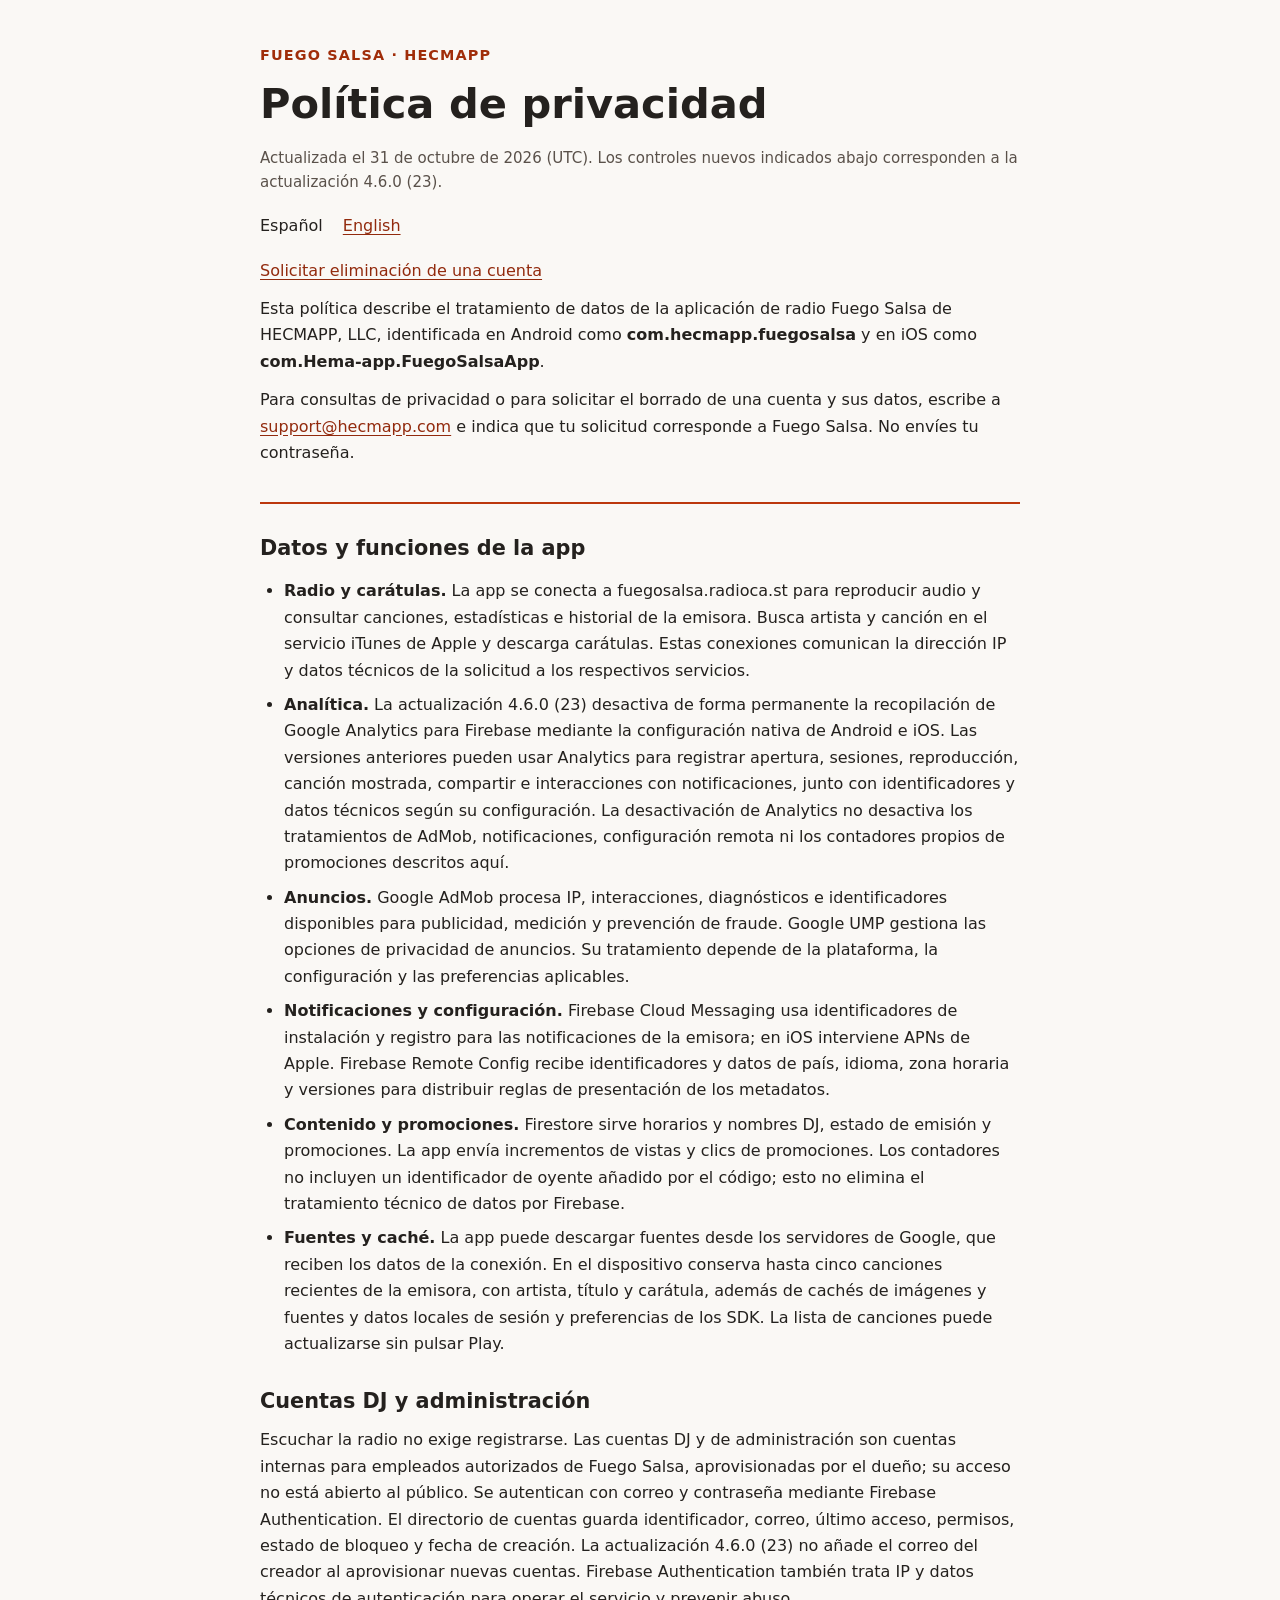
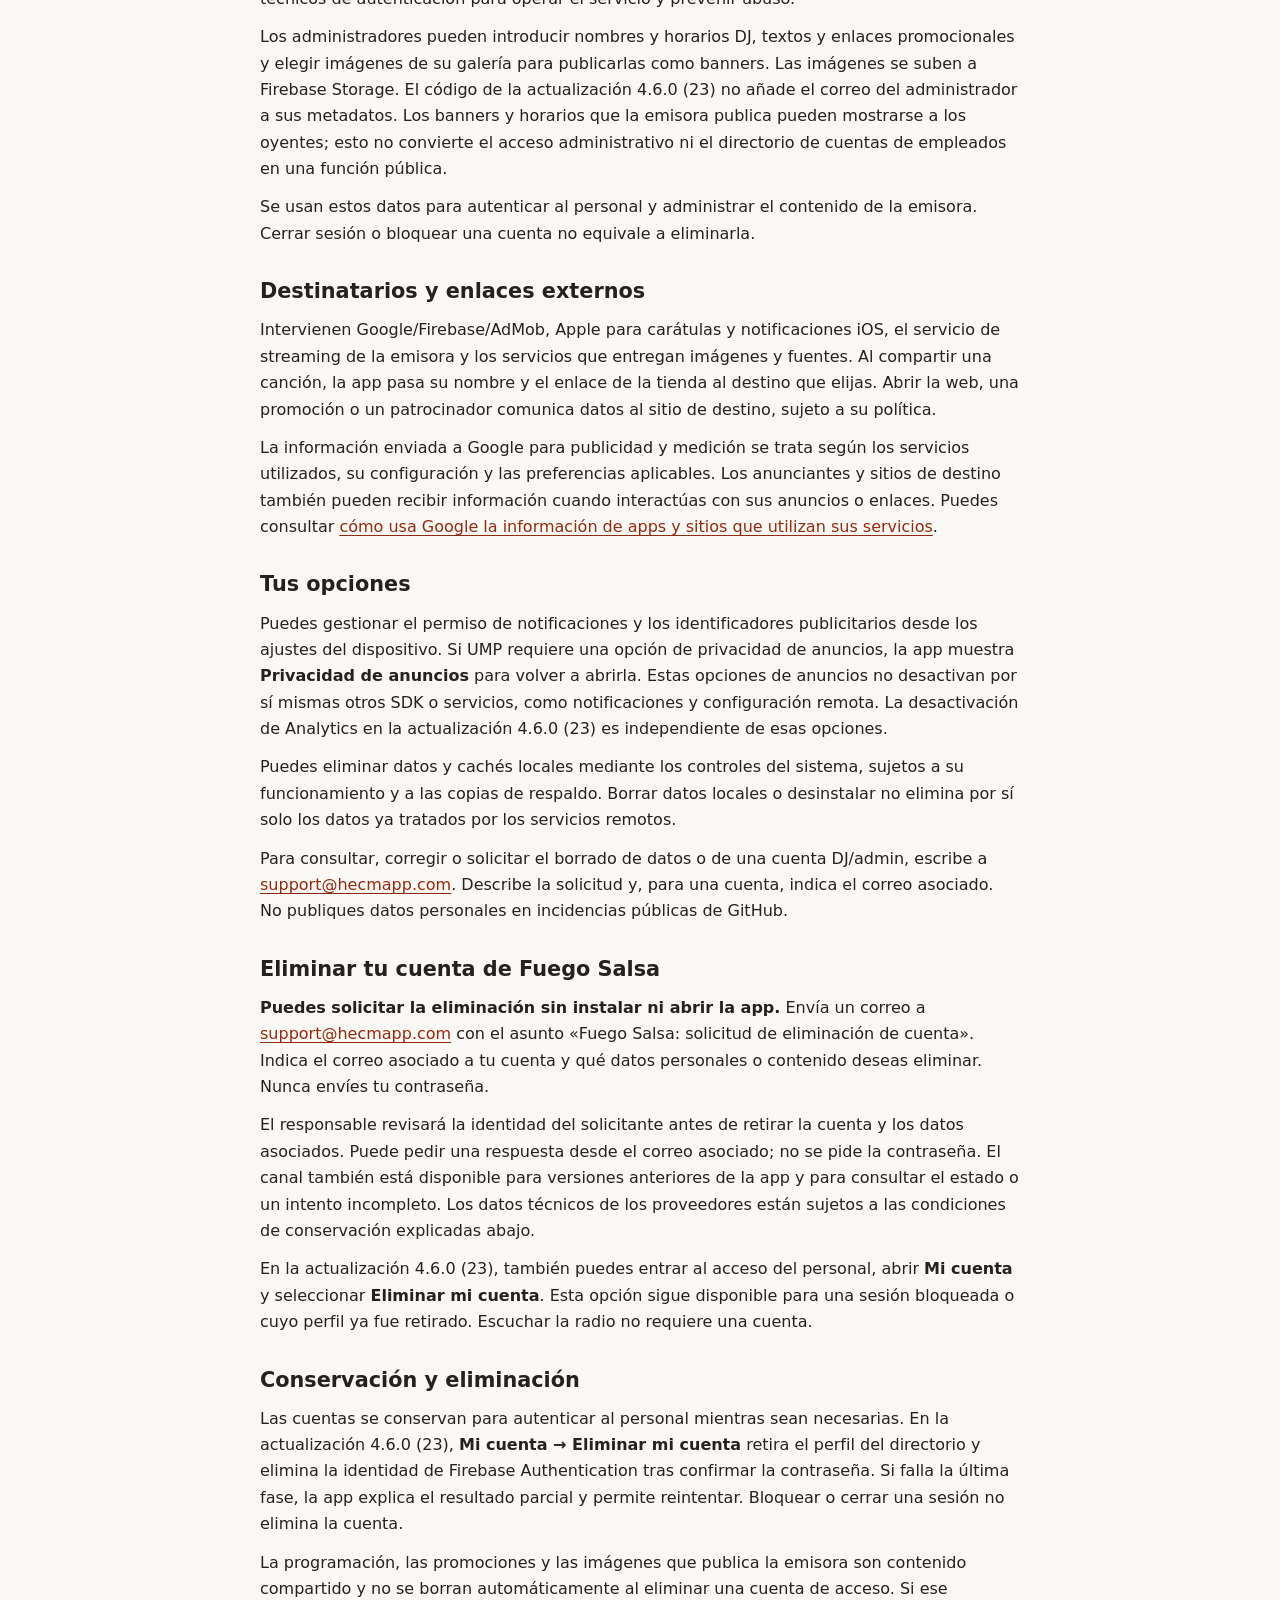
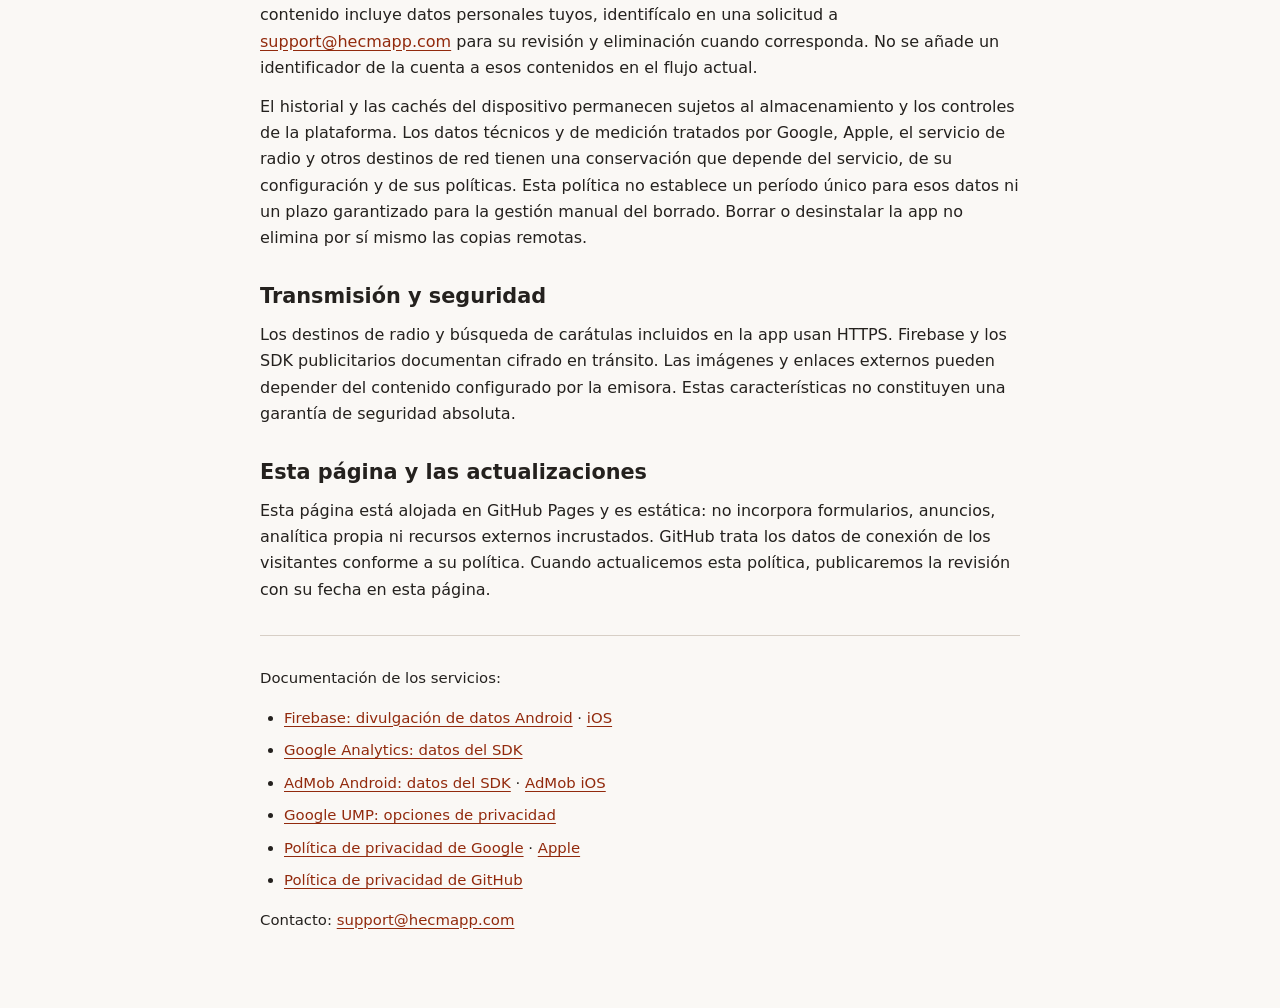
<file: index.html>
<!doctype html>
<html lang="es">
<head>
<meta charset="utf-8">
<meta name="viewport" content="width=device-width,initial-scale=1">
<meta name="robots" content="index,follow">
<title>Política de privacidad de Fuego Salsa</title>
<meta name="description" content="Política de privacidad de Fuego Salsa de HECMAPP, LLC.">
<link rel="stylesheet" href="styles.css">
<link rel="alternate" hreflang="en" href="en.html">
</head>
<body><main>
<header>
<p class="brand">FUEGO SALSA · HECMAPP</p>
<h1>Política de privacidad</h1>
<p class="meta">Actualizada el 31 de octubre de 2026 (UTC). Los controles nuevos indicados abajo corresponden a la actualización 4.6.0 (23).</p>
<nav aria-label="Idioma"><span aria-current="page">Español</span><a href="en.html" lang="en">English</a></nav><p><a href="#eliminar-cuenta">Solicitar eliminación de una cuenta</a></p>
<p>Esta política describe el tratamiento de datos de la aplicación de radio Fuego Salsa de HECMAPP, LLC, identificada en Android como <strong>com.hecmapp.fuegosalsa</strong> y en iOS como <strong>com.Hema-app.FuegoSalsaApp</strong>.</p>
<p>Para consultas de privacidad o para solicitar el borrado de una cuenta y sus datos, escribe a <a href="mailto:support@hecmapp.com">support@hecmapp.com</a> e indica que tu solicitud corresponde a Fuego Salsa. No envíes tu contraseña.</p>
</header>
<section aria-labelledby="datos"><h2 id="datos">Datos y funciones de la app</h2>
<ul>
<li><strong>Radio y carátulas.</strong> La app se conecta a fuegosalsa.radioca.st para reproducir audio y consultar canciones, estadísticas e historial de la emisora. Busca artista y canción en el servicio iTunes de Apple y descarga carátulas. Estas conexiones comunican la dirección IP y datos técnicos de la solicitud a los respectivos servicios.</li>
<li><strong>Analítica.</strong> La actualización 4.6.0 (23) desactiva de forma permanente la recopilación de Google Analytics para Firebase mediante la configuración nativa de Android e iOS. Las versiones anteriores pueden usar Analytics para registrar apertura, sesiones, reproducción, canción mostrada, compartir e interacciones con notificaciones, junto con identificadores y datos técnicos según su configuración. La desactivación de Analytics no desactiva los tratamientos de AdMob, notificaciones, configuración remota ni los contadores propios de promociones descritos aquí.</li>
<li><strong>Anuncios.</strong> Google AdMob procesa IP, interacciones, diagnósticos e identificadores disponibles para publicidad, medición y prevención de fraude. Google UMP gestiona las opciones de privacidad de anuncios. Su tratamiento depende de la plataforma, la configuración y las preferencias aplicables.</li>
<li><strong>Notificaciones y configuración.</strong> Firebase Cloud Messaging usa identificadores de instalación y registro para las notificaciones de la emisora; en iOS interviene APNs de Apple. Firebase Remote Config recibe identificadores y datos de país, idioma, zona horaria y versiones para distribuir reglas de presentación de los metadatos.</li>
<li><strong>Contenido y promociones.</strong> Firestore sirve horarios y nombres DJ, estado de emisión y promociones. La app envía incrementos de vistas y clics de promociones. Los contadores no incluyen un identificador de oyente añadido por el código; esto no elimina el tratamiento técnico de datos por Firebase.</li>
<li><strong>Fuentes y caché.</strong> La app puede descargar fuentes desde los servidores de Google, que reciben los datos de la conexión. En el dispositivo conserva hasta cinco canciones recientes de la emisora, con artista, título y carátula, además de cachés de imágenes y fuentes y datos locales de sesión y preferencias de los SDK. La lista de canciones puede actualizarse sin pulsar Play.</li>
</ul></section>
<section aria-labelledby="admin"><h2 id="admin">Cuentas DJ y administración</h2>
<p>Escuchar la radio no exige registrarse. Las cuentas DJ y de administración son cuentas internas para empleados autorizados de Fuego Salsa, aprovisionadas por el dueño; su acceso no está abierto al público. Se autentican con correo y contraseña mediante Firebase Authentication. El directorio de cuentas guarda identificador, correo, último acceso, permisos, estado de bloqueo y fecha de creación. La actualización 4.6.0 (23) no añade el correo del creador al aprovisionar nuevas cuentas. Firebase Authentication también trata IP y datos técnicos de autenticación para operar el servicio y prevenir abuso.</p>
<p>Los administradores pueden introducir nombres y horarios DJ, textos y enlaces promocionales y elegir imágenes de su galería para publicarlas como banners. Las imágenes se suben a Firebase Storage. El código de la actualización 4.6.0 (23) no añade el correo del administrador a sus metadatos. Los banners y horarios que la emisora publica pueden mostrarse a los oyentes; esto no convierte el acceso administrativo ni el directorio de cuentas de empleados en una función pública.</p>
<p>Se usan estos datos para autenticar al personal y administrar el contenido de la emisora. Cerrar sesión o bloquear una cuenta no equivale a eliminarla.</p>
</section>
<section aria-labelledby="terceros"><h2 id="terceros">Destinatarios y enlaces externos</h2>
<p>Intervienen Google/Firebase/AdMob, Apple para carátulas y notificaciones iOS, el servicio de streaming de la emisora y los servicios que entregan imágenes y fuentes. Al compartir una canción, la app pasa su nombre y el enlace de la tienda al destino que elijas. Abrir la web, una promoción o un patrocinador comunica datos al sitio de destino, sujeto a su política.</p>
<p>La información enviada a Google para publicidad y medición se trata según los servicios utilizados, su configuración y las preferencias aplicables. Los anunciantes y sitios de destino también pueden recibir información cuando interactúas con sus anuncios o enlaces. Puedes consultar <a href="https://policies.google.com/technologies/partner-sites">cómo usa Google la información de apps y sitios que utilizan sus servicios</a>.</p>
</section>
<section aria-labelledby="opciones"><h2 id="opciones">Tus opciones</h2>
<p>Puedes gestionar el permiso de notificaciones y los identificadores publicitarios desde los ajustes del dispositivo. Si UMP requiere una opción de privacidad de anuncios, la app muestra <strong>Privacidad de anuncios</strong> para volver a abrirla. Estas opciones de anuncios no desactivan por sí mismas otros SDK o servicios, como notificaciones y configuración remota. La desactivación de Analytics en la actualización 4.6.0 (23) es independiente de esas opciones.</p>
<p>Puedes eliminar datos y cachés locales mediante los controles del sistema, sujetos a su funcionamiento y a las copias de respaldo. Borrar datos locales o desinstalar no elimina por sí solo los datos ya tratados por los servicios remotos.</p>
<p>Para consultar, corregir o solicitar el borrado de datos o de una cuenta DJ/admin, escribe a <a href="mailto:support@hecmapp.com">support@hecmapp.com</a>. Describe la solicitud y, para una cuenta, indica el correo asociado. No publiques datos personales en incidencias públicas de GitHub.</p>
</section>
<section aria-labelledby="eliminar-cuenta"><h2 id="eliminar-cuenta">Eliminar tu cuenta de Fuego Salsa</h2>
<p><strong>Puedes solicitar la eliminación sin instalar ni abrir la app.</strong> Envía un correo a <a href="mailto:support@hecmapp.com?subject=Fuego%20Salsa%3A%20solicitud%20de%20eliminaci%C3%B3n%20de%20cuenta">support@hecmapp.com</a> con el asunto «Fuego Salsa: solicitud de eliminación de cuenta». Indica el correo asociado a tu cuenta y qué datos personales o contenido deseas eliminar. Nunca envíes tu contraseña.</p>
<p>El responsable revisará la identidad del solicitante antes de retirar la cuenta y los datos asociados. Puede pedir una respuesta desde el correo asociado; no se pide la contraseña. El canal también está disponible para versiones anteriores de la app y para consultar el estado o un intento incompleto. Los datos técnicos de los proveedores están sujetos a las condiciones de conservación explicadas abajo.</p>
<p>En la actualización 4.6.0 (23), también puedes entrar al acceso del personal, abrir <strong>Mi cuenta</strong> y seleccionar <strong>Eliminar mi cuenta</strong>. Esta opción sigue disponible para una sesión bloqueada o cuyo perfil ya fue retirado. Escuchar la radio no requiere una cuenta.</p>
</section>
<section aria-labelledby="conservacion"><h2 id="conservacion">Conservación y eliminación</h2>
<p>Las cuentas se conservan para autenticar al personal mientras sean necesarias. En la actualización 4.6.0 (23), <strong>Mi cuenta → Eliminar mi cuenta</strong> retira el perfil del directorio y elimina la identidad de Firebase Authentication tras confirmar la contraseña. Si falla la última fase, la app explica el resultado parcial y permite reintentar. Bloquear o cerrar una sesión no elimina la cuenta.</p><p>La programación, las promociones y las imágenes que publica la emisora son contenido compartido y no se borran automáticamente al eliminar una cuenta de acceso. Si ese contenido incluye datos personales tuyos, identifícalo en una solicitud a <a href="mailto:support@hecmapp.com">support@hecmapp.com</a> para su revisión y eliminación cuando corresponda. No se añade un identificador de la cuenta a esos contenidos en el flujo actual.</p>
<p>El historial y las cachés del dispositivo permanecen sujetos al almacenamiento y los controles de la plataforma. Los datos técnicos y de medición tratados por Google, Apple, el servicio de radio y otros destinos de red tienen una conservación que depende del servicio, de su configuración y de sus políticas. Esta política no establece un período único para esos datos ni un plazo garantizado para la gestión manual del borrado. Borrar o desinstalar la app no elimina por sí mismo las copias remotas.</p>
</section>
<section aria-labelledby="seguridad"><h2 id="seguridad">Transmisión y seguridad</h2>
<p>Los destinos de radio y búsqueda de carátulas incluidos en la app usan HTTPS. Firebase y los SDK publicitarios documentan cifrado en tránsito. Las imágenes y enlaces externos pueden depender del contenido configurado por la emisora. Estas características no constituyen una garantía de seguridad absoluta.</p>
</section>
<section aria-labelledby="cambios"><h2 id="cambios">Esta página y las actualizaciones</h2>
<p>Esta página está alojada en GitHub Pages y es estática: no incorpora formularios, anuncios, analítica propia ni recursos externos incrustados. GitHub trata los datos de conexión de los visitantes conforme a su política. Cuando actualicemos esta política, publicaremos la revisión con su fecha en esta página.</p>
</section>
<footer><p>Documentación de los servicios:</p><ul>
<li><a href="https://firebase.google.com/docs/android/play-data-disclosure">Firebase: divulgación de datos Android</a> · <a href="https://firebase.google.com/docs/ios/app-store-data-collection">iOS</a></li>
<li><a href="https://support.google.com/analytics/answer/11582702">Google Analytics: datos del SDK</a></li>
<li><a href="https://developers.google.com/admob/android/privacy/play-data-disclosure">AdMob Android: datos del SDK</a> · <a href="https://developers.google.com/admob/ios/privacy/data-disclosure">AdMob iOS</a></li>
<li><a href="https://developers.google.com/admob/flutter/privacy">Google UMP: opciones de privacidad</a></li>
<li><a href="https://policies.google.com/privacy">Política de privacidad de Google</a> · <a href="https://www.apple.com/legal/privacy/en-ww/">Apple</a></li>
<li><a href="https://docs.github.com/en/site-policy/privacy-policies/github-general-privacy-statement">Política de privacidad de GitHub</a></li>
</ul><p>Contacto: <a href="mailto:support@hecmapp.com">support@hecmapp.com</a></p></footer>
</main></body></html>
</file>
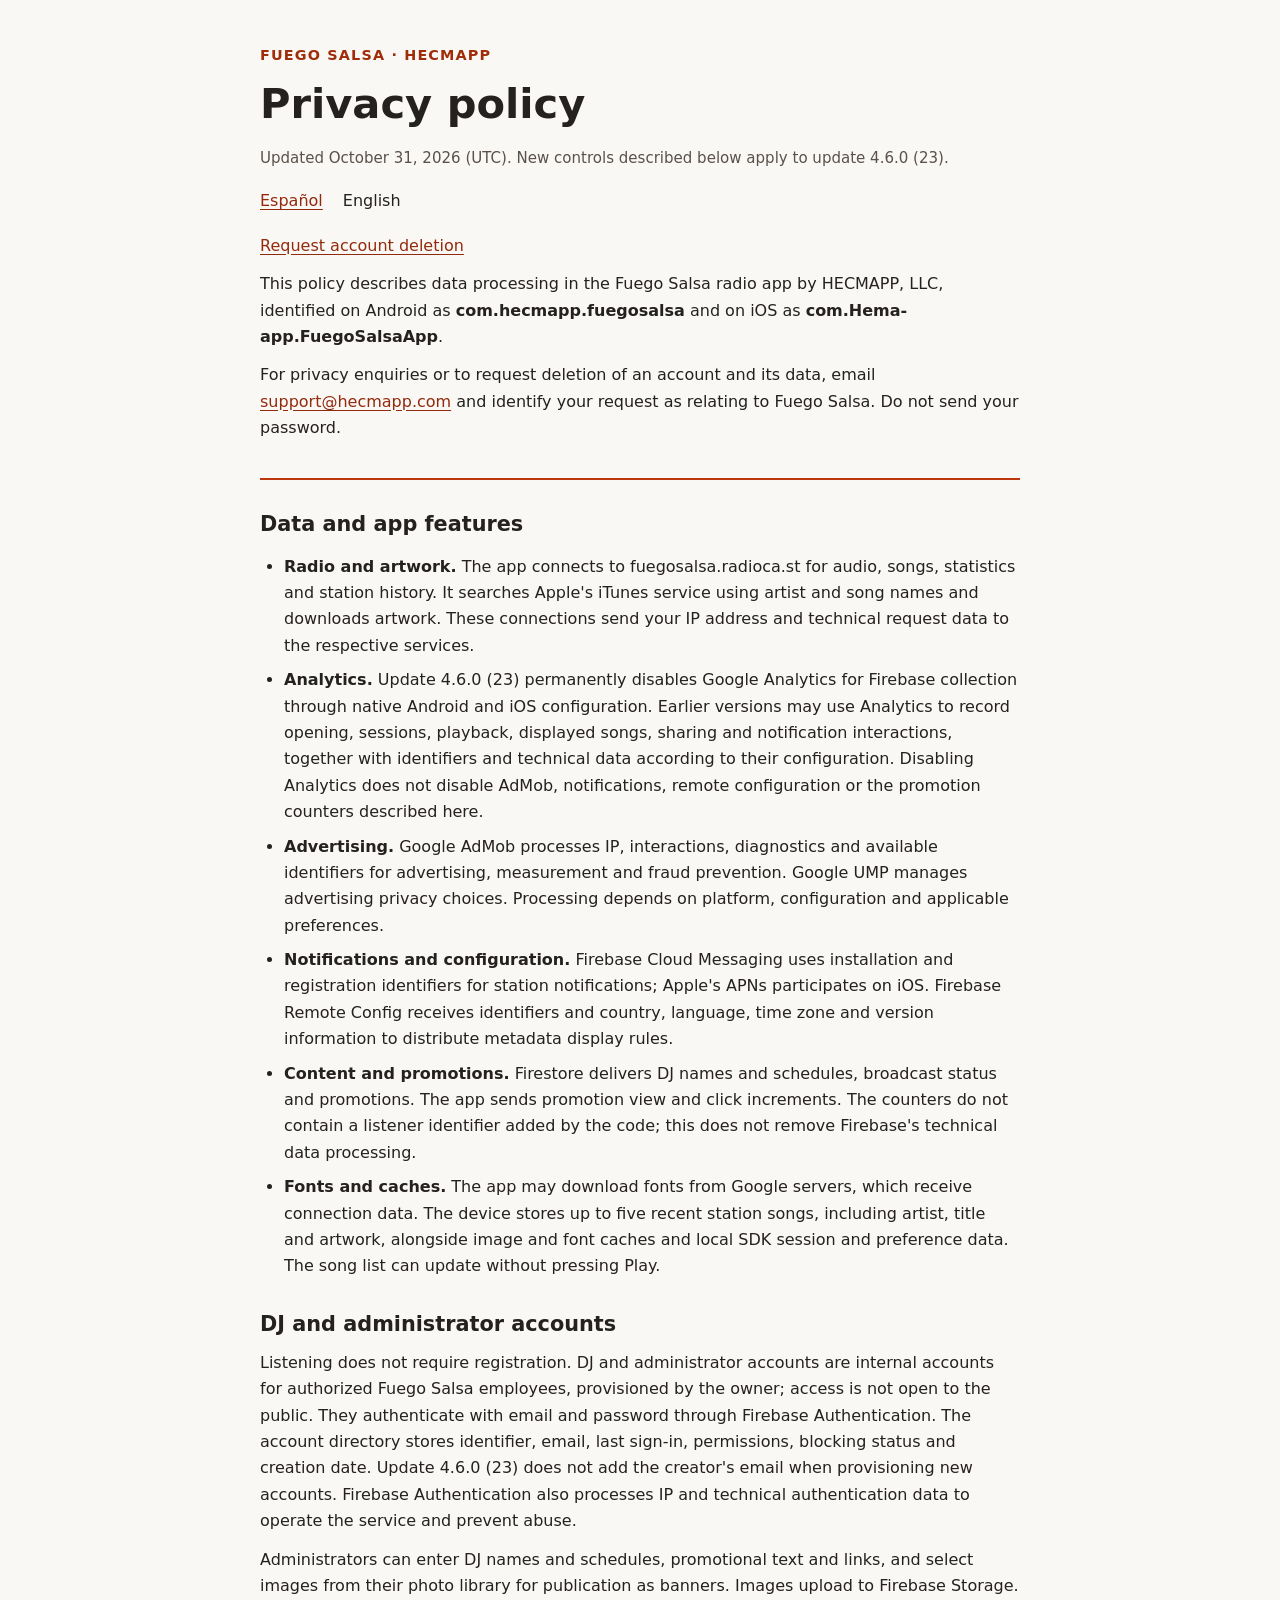
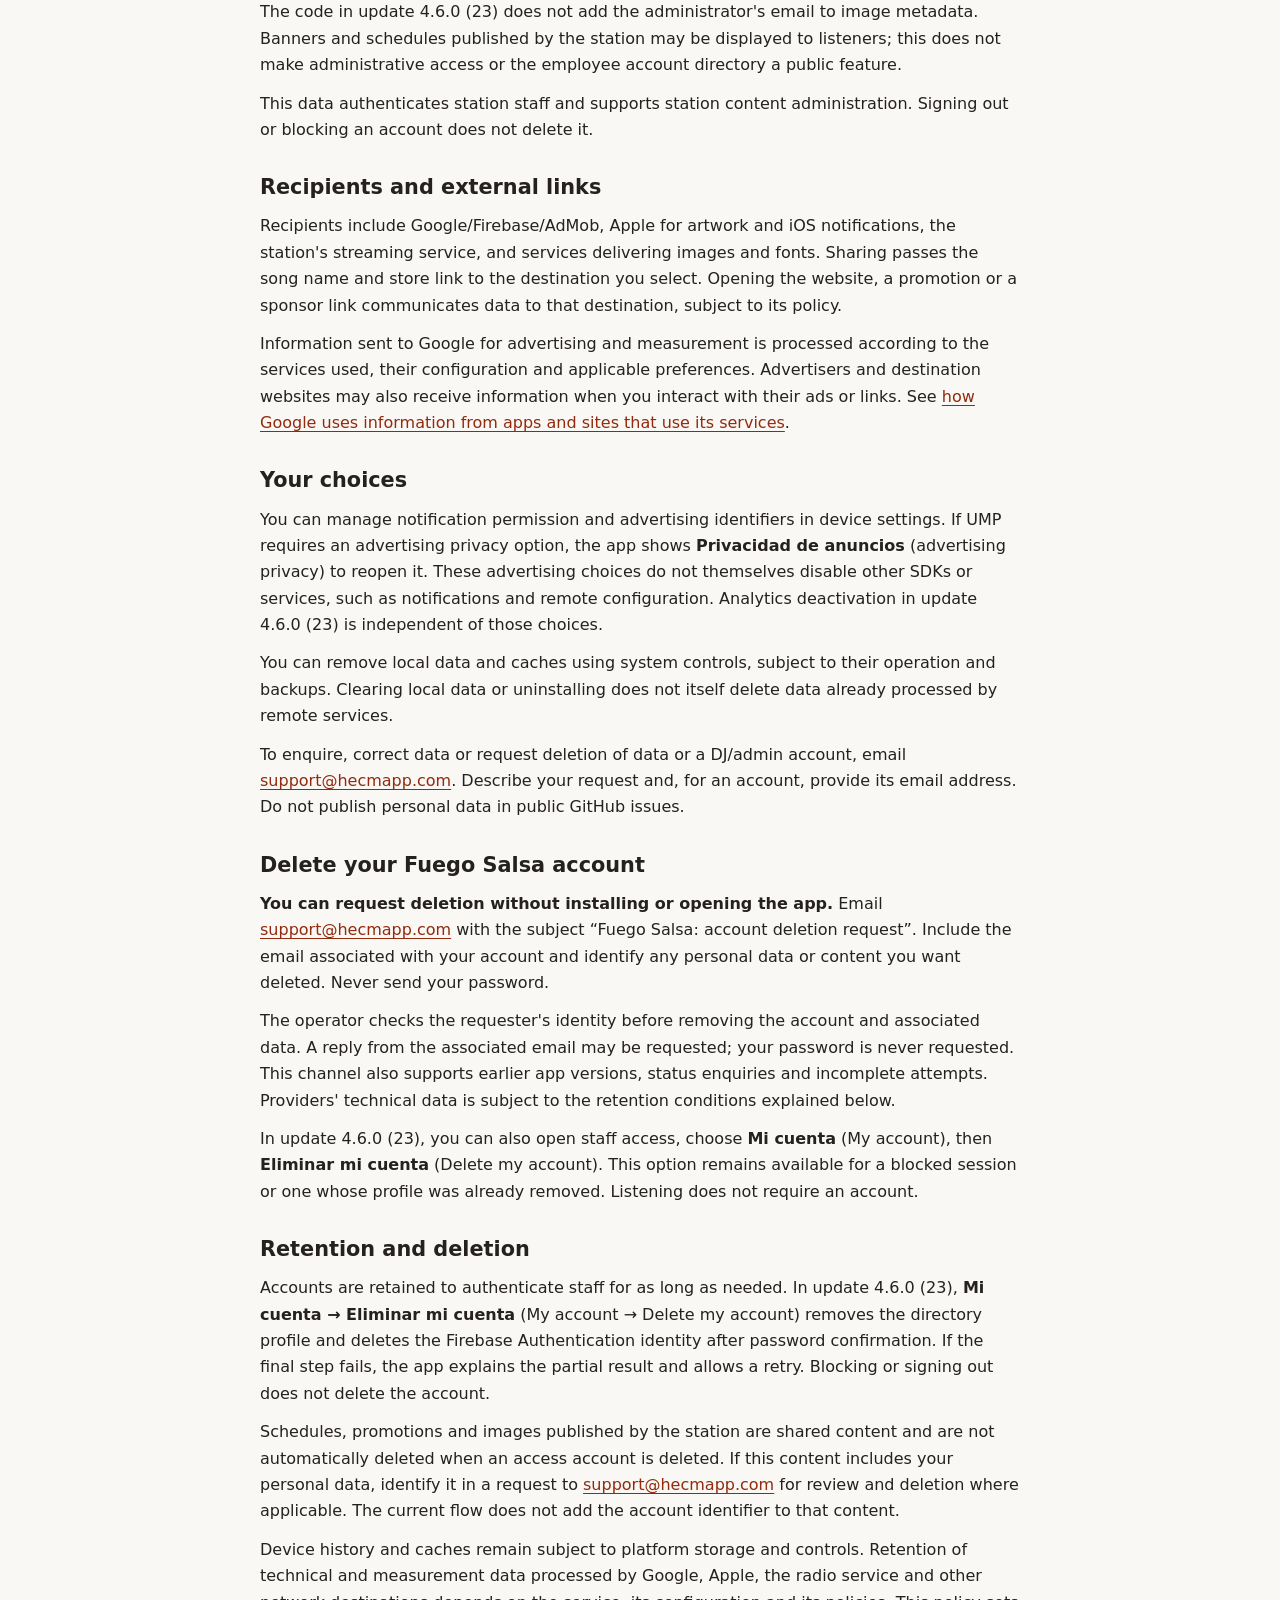
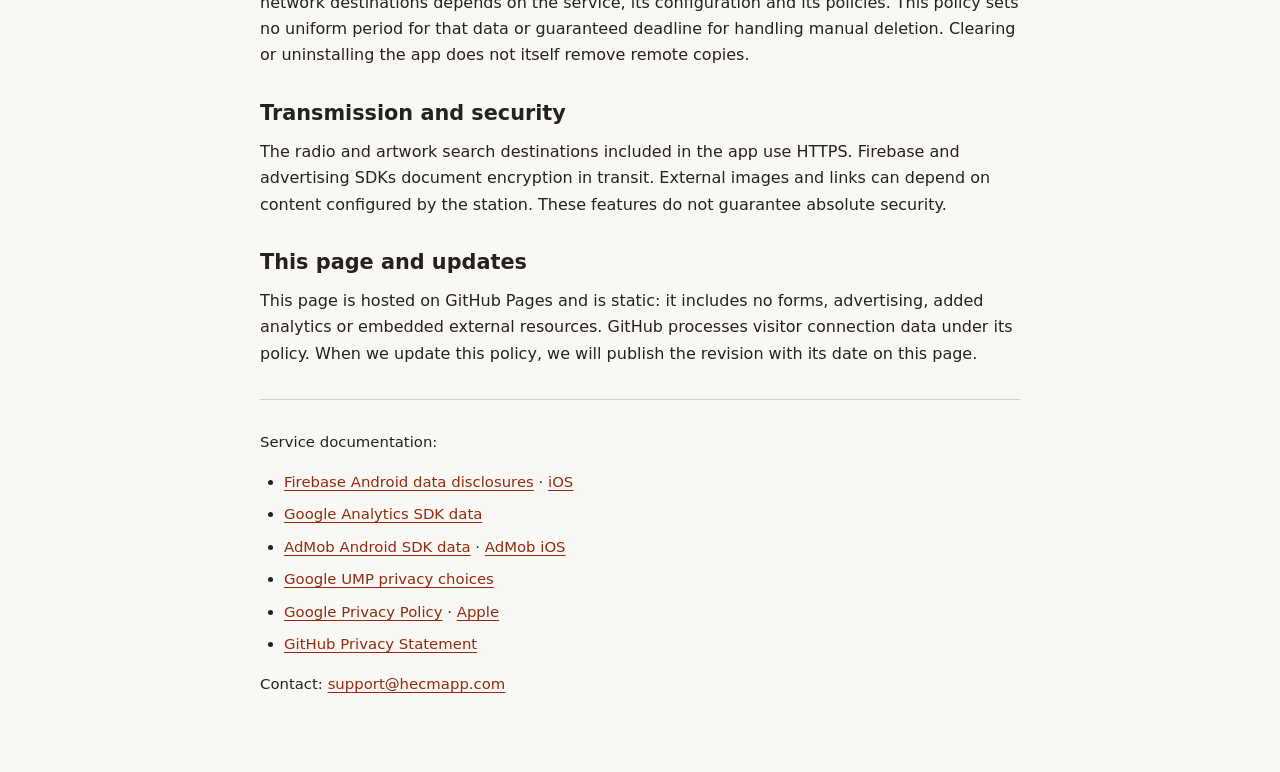
<file: en.html>
<!doctype html>
<html lang="en">
<head>
<meta charset="utf-8">
<meta name="viewport" content="width=device-width,initial-scale=1">
<meta name="robots" content="index,follow">
<title>Fuego Salsa Privacy Policy</title>
<meta name="description" content="Privacy policy for Fuego Salsa by HECMAPP, LLC.">
<link rel="stylesheet" href="styles.css">
<link rel="alternate" hreflang="es" href="index.html">
</head>
<body><main>
<header>
<p class="brand">FUEGO SALSA · HECMAPP</p>
<h1>Privacy policy</h1>
<p class="meta">Updated October 31, 2026 (UTC). New controls described below apply to update 4.6.0 (23).</p>
<nav aria-label="Language"><a href="index.html" lang="es">Español</a><span aria-current="page">English</span></nav><p><a href="#delete-account">Request account deletion</a></p>
<p>This policy describes data processing in the Fuego Salsa radio app by HECMAPP, LLC, identified on Android as <strong>com.hecmapp.fuegosalsa</strong> and on iOS as <strong>com.Hema-app.FuegoSalsaApp</strong>.</p>
<p>For privacy enquiries or to request deletion of an account and its data, email <a href="mailto:support@hecmapp.com">support@hecmapp.com</a> and identify your request as relating to Fuego Salsa. Do not send your password.</p>
</header>
<section aria-labelledby="data"><h2 id="data">Data and app features</h2>
<ul>
<li><strong>Radio and artwork.</strong> The app connects to fuegosalsa.radioca.st for audio, songs, statistics and station history. It searches Apple's iTunes service using artist and song names and downloads artwork. These connections send your IP address and technical request data to the respective services.</li>
<li><strong>Analytics.</strong> Update 4.6.0 (23) permanently disables Google Analytics for Firebase collection through native Android and iOS configuration. Earlier versions may use Analytics to record opening, sessions, playback, displayed songs, sharing and notification interactions, together with identifiers and technical data according to their configuration. Disabling Analytics does not disable AdMob, notifications, remote configuration or the promotion counters described here.</li>
<li><strong>Advertising.</strong> Google AdMob processes IP, interactions, diagnostics and available identifiers for advertising, measurement and fraud prevention. Google UMP manages advertising privacy choices. Processing depends on platform, configuration and applicable preferences.</li>
<li><strong>Notifications and configuration.</strong> Firebase Cloud Messaging uses installation and registration identifiers for station notifications; Apple's APNs participates on iOS. Firebase Remote Config receives identifiers and country, language, time zone and version information to distribute metadata display rules.</li>
<li><strong>Content and promotions.</strong> Firestore delivers DJ names and schedules, broadcast status and promotions. The app sends promotion view and click increments. The counters do not contain a listener identifier added by the code; this does not remove Firebase's technical data processing.</li>
<li><strong>Fonts and caches.</strong> The app may download fonts from Google servers, which receive connection data. The device stores up to five recent station songs, including artist, title and artwork, alongside image and font caches and local SDK session and preference data. The song list can update without pressing Play.</li>
</ul></section>
<section aria-labelledby="admin"><h2 id="admin">DJ and administrator accounts</h2>
<p>Listening does not require registration. DJ and administrator accounts are internal accounts for authorized Fuego Salsa employees, provisioned by the owner; access is not open to the public. They authenticate with email and password through Firebase Authentication. The account directory stores identifier, email, last sign-in, permissions, blocking status and creation date. Update 4.6.0 (23) does not add the creator's email when provisioning new accounts. Firebase Authentication also processes IP and technical authentication data to operate the service and prevent abuse.</p>
<p>Administrators can enter DJ names and schedules, promotional text and links, and select images from their photo library for publication as banners. Images upload to Firebase Storage. The code in update 4.6.0 (23) does not add the administrator's email to image metadata. Banners and schedules published by the station may be displayed to listeners; this does not make administrative access or the employee account directory a public feature.</p>
<p>This data authenticates station staff and supports station content administration. Signing out or blocking an account does not delete it.</p>
</section>
<section aria-labelledby="recipients"><h2 id="recipients">Recipients and external links</h2>
<p>Recipients include Google/Firebase/AdMob, Apple for artwork and iOS notifications, the station's streaming service, and services delivering images and fonts. Sharing passes the song name and store link to the destination you select. Opening the website, a promotion or a sponsor link communicates data to that destination, subject to its policy.</p>
<p>Information sent to Google for advertising and measurement is processed according to the services used, their configuration and applicable preferences. Advertisers and destination websites may also receive information when you interact with their ads or links. See <a href="https://policies.google.com/technologies/partner-sites">how Google uses information from apps and sites that use its services</a>.</p>
</section>
<section aria-labelledby="choices"><h2 id="choices">Your choices</h2>
<p>You can manage notification permission and advertising identifiers in device settings. If UMP requires an advertising privacy option, the app shows <strong>Privacidad de anuncios</strong> (advertising privacy) to reopen it. These advertising choices do not themselves disable other SDKs or services, such as notifications and remote configuration. Analytics deactivation in update 4.6.0 (23) is independent of those choices.</p>
<p>You can remove local data and caches using system controls, subject to their operation and backups. Clearing local data or uninstalling does not itself delete data already processed by remote services.</p>
<p>To enquire, correct data or request deletion of data or a DJ/admin account, email <a href="mailto:support@hecmapp.com">support@hecmapp.com</a>. Describe your request and, for an account, provide its email address. Do not publish personal data in public GitHub issues.</p>
</section>
<section aria-labelledby="delete-account"><h2 id="delete-account">Delete your Fuego Salsa account</h2>
<p><strong>You can request deletion without installing or opening the app.</strong> Email <a href="mailto:support@hecmapp.com?subject=Fuego%20Salsa%3A%20account%20deletion%20request">support@hecmapp.com</a> with the subject “Fuego Salsa: account deletion request”. Include the email associated with your account and identify any personal data or content you want deleted. Never send your password.</p>
<p>The operator checks the requester's identity before removing the account and associated data. A reply from the associated email may be requested; your password is never requested. This channel also supports earlier app versions, status enquiries and incomplete attempts. Providers' technical data is subject to the retention conditions explained below.</p>
<p>In update 4.6.0 (23), you can also open staff access, choose <strong>Mi cuenta</strong> (My account), then <strong>Eliminar mi cuenta</strong> (Delete my account). This option remains available for a blocked session or one whose profile was already removed. Listening does not require an account.</p>
</section>
<section aria-labelledby="retention"><h2 id="retention">Retention and deletion</h2>
<p>Accounts are retained to authenticate staff for as long as needed. In update 4.6.0 (23), <strong>Mi cuenta → Eliminar mi cuenta</strong> (My account → Delete my account) removes the directory profile and deletes the Firebase Authentication identity after password confirmation. If the final step fails, the app explains the partial result and allows a retry. Blocking or signing out does not delete the account.</p><p>Schedules, promotions and images published by the station are shared content and are not automatically deleted when an access account is deleted. If this content includes your personal data, identify it in a request to <a href="mailto:support@hecmapp.com">support@hecmapp.com</a> for review and deletion where applicable. The current flow does not add the account identifier to that content.</p>
<p>Device history and caches remain subject to platform storage and controls. Retention of technical and measurement data processed by Google, Apple, the radio service and other network destinations depends on the service, its configuration and its policies. This policy sets no uniform period for that data or guaranteed deadline for handling manual deletion. Clearing or uninstalling the app does not itself remove remote copies.</p>
</section>
<section aria-labelledby="security"><h2 id="security">Transmission and security</h2>
<p>The radio and artwork search destinations included in the app use HTTPS. Firebase and advertising SDKs document encryption in transit. External images and links can depend on content configured by the station. These features do not guarantee absolute security.</p>
</section>
<section aria-labelledby="updates"><h2 id="updates">This page and updates</h2>
<p>This page is hosted on GitHub Pages and is static: it includes no forms, advertising, added analytics or embedded external resources. GitHub processes visitor connection data under its policy. When we update this policy, we will publish the revision with its date on this page.</p>
</section>
<footer><p>Service documentation:</p><ul>
<li><a href="https://firebase.google.com/docs/android/play-data-disclosure">Firebase Android data disclosures</a> · <a href="https://firebase.google.com/docs/ios/app-store-data-collection">iOS</a></li>
<li><a href="https://support.google.com/analytics/answer/11582702">Google Analytics SDK data</a></li>
<li><a href="https://developers.google.com/admob/android/privacy/play-data-disclosure">AdMob Android SDK data</a> · <a href="https://developers.google.com/admob/ios/privacy/data-disclosure">AdMob iOS</a></li>
<li><a href="https://developers.google.com/admob/flutter/privacy">Google UMP privacy choices</a></li>
<li><a href="https://policies.google.com/privacy">Google Privacy Policy</a> · <a href="https://www.apple.com/legal/privacy/en-ww/">Apple</a></li>
<li><a href="https://docs.github.com/en/site-policy/privacy-policies/github-general-privacy-statement">GitHub Privacy Statement</a></li>
</ul><p>Contact: <a href="mailto:support@hecmapp.com">support@hecmapp.com</a></p></footer>
</main></body></html>
</file>
<file: styles.css>
:root{color-scheme:light;font-family:system-ui,-apple-system,BlinkMacSystemFont,"Segoe UI",sans-serif;color:#24211e;background:#faf8f5;line-height:1.65}*{box-sizing:border-box}body{margin:0}main{width:min(100% - 40px,760px);margin:0 auto;padding:32px 0 64px;overflow-wrap:anywhere}header{border-bottom:2px solid #bc370d;padding-bottom:24px;margin-bottom:28px}.brand{font-weight:750;color:#a02d09;letter-spacing:.08em;font-size:.9rem}h1{font-size:clamp(1.9rem,7vw,2.6rem);line-height:1.15;margin:12px 0 18px}h2{font-size:1.3rem;line-height:1.35;margin:30px 0 12px}p{margin:12px 0}a{color:#922a0d;text-underline-offset:3px;overflow-wrap:anywhere}a:focus-visible{outline:3px solid #922a0d;outline-offset:4px}nav{display:flex;gap:20px;flex-wrap:wrap;margin:18px 0}.meta{color:#5a514a;font-size:.94rem}ul{padding-left:24px}li{margin:8px 0}footer{border-top:1px solid #d7cfc6;padding-top:18px;margin-top:32px;font-size:.93rem}@media print{body{background:#fff}main{width:100%;padding:0}nav{display:none}}
</file>
